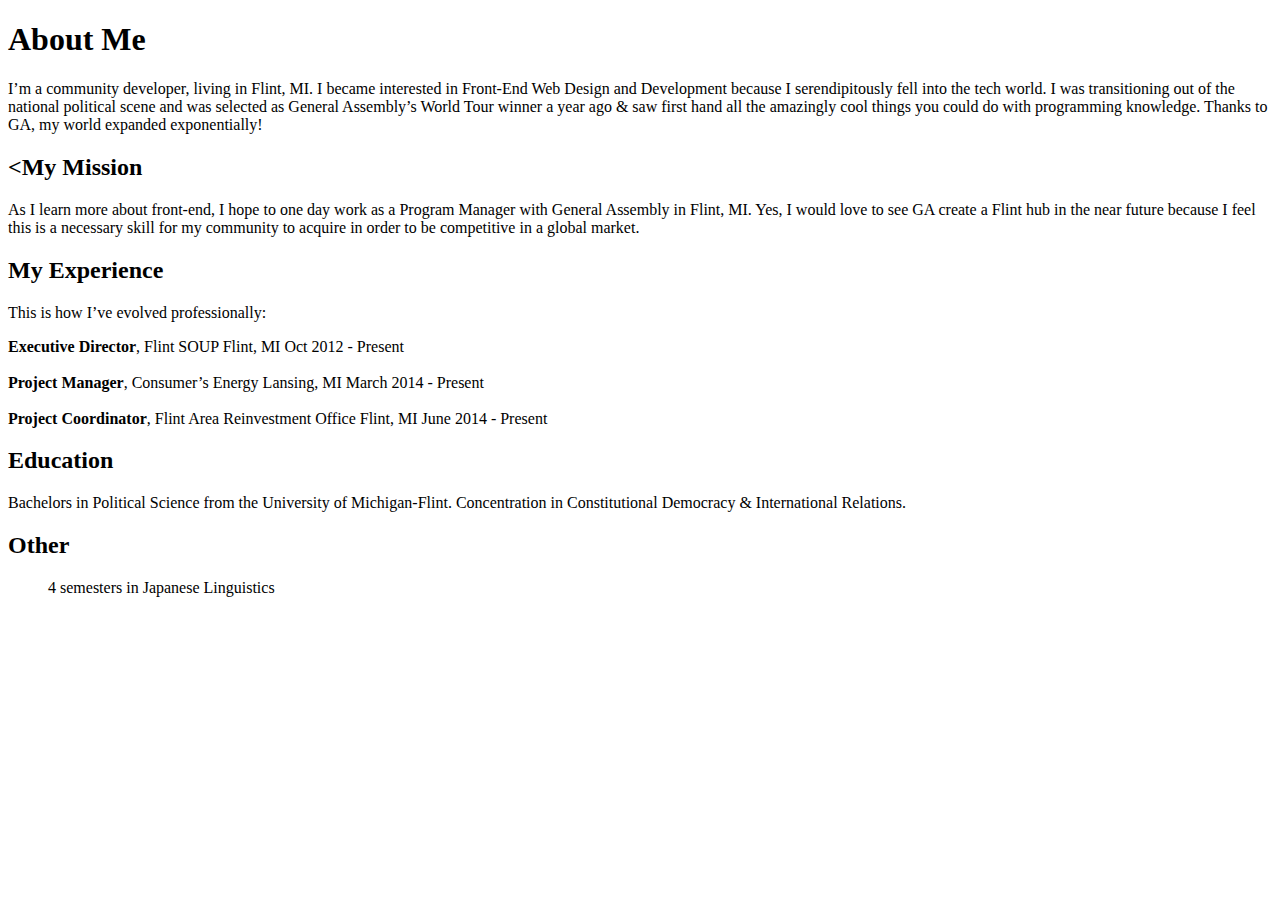
<file: index.html>
<!DOCTYPE html>
<html>
<head>
	<title> About Adrian </title>
	</head>
	<body>

<h1><strong>About Me</strong></h1>

<p>I’m a community developer, living in Flint, MI. I became interested in Front-End Web Design and Development because I serendipitously fell into the tech world. I was transitioning out of the national political scene and was selected as General Assembly’s World Tour winner a year ago & saw first hand all the amazingly cool things you could do with programming knowledge. Thanks to GA, my world expanded exponentially!</p>

<h2><<strong>My Mission</strong></h2>

<p>As I learn more about front-end, I hope to one day work as a Program Manager with General Assembly in Flint, MI. Yes, I would love to see GA create a Flint hub in the near future because I feel this is a necessary skill for my community to acquire in order to be competitive in a global market.</p>

<h2><strong>My Experience</strong></h2>

<p>This is how I’ve evolved professionally:</p>

<li><strong>Executive Director</strong>, Flint SOUP Flint, MI Oct 2012 - Present <li>
<li><strong>Project Manager</strong>, Consumer’s Energy Lansing, MI March 2014 - Present <li>
<li><strong>Project Coordinator</strong>, Flint Area Reinvestment Office Flint, MI June 2014 - Present<li>

<h2><strong>Education</strong></h2>

Bachelors in Political Science from the University of Michigan-Flint. Concentration in Constitutional Democracy & International Relations. 

<h2><strong>Other</strong></h2>

<ul>4 semesters in Japanese Linguistics</ul> 
	</body>

</html>
</file>
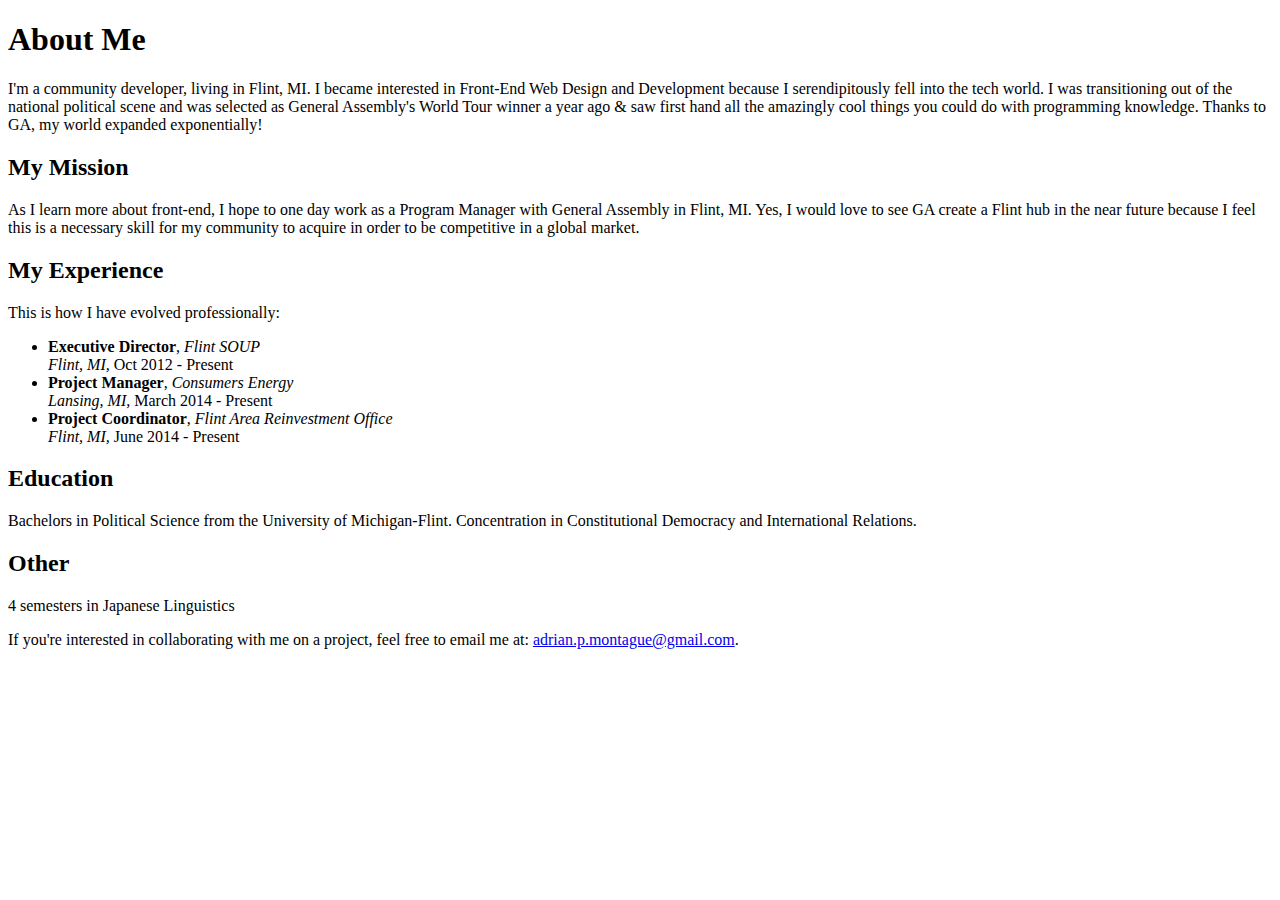
<file: Unit2/index.html>
<!DOCTYPE html>
<html>
<head>
	<title> About Adrian </title>
</head>
<body>

	<h1>About Me</h1>

	<p>I&#39m a community developer, living in Flint, MI. I became interested in Front-End Web Design and Development because I serendipitously fell into the tech world. I was transitioning out of the national political scene and was selected as General Assembly&#39s World Tour winner a year ago & saw first hand all the amazingly cool things you could do with programming knowledge. Thanks to GA, my world expanded exponentially!</p>

	<h2>My Mission</h2>

	<p>As I learn more about front-end, I hope to one day work as a Program Manager with General Assembly in Flint, MI. Yes, I would love to see GA create a Flint hub in the near future because I feel this is a necessary skill for my community to acquire in order to be competitive in a global market.</p>

	<h2>My Experience</h2>

	<p>This is how I have evolved professionally:</p>

<ul>
	<li><strong>Executive Director</strong>, <em>Flint SOUP <br> Flint, MI,</em> Oct 2012 - Present </li>
	<li><strong>Project Manager</strong>, <em>Consumers Energy <br> Lansing, MI,</em> March 2014 - Present </li>
	<li><strong>Project Coordinator</strong>, <em> Flint Area Reinvestment Office  <br> Flint, MI,</em> June 2014 - Present</li>
</ul>

<h2>Education</h2>

	<p>Bachelors in Political Science from the University of Michigan-Flint. Concentration in Constitutional Democracy and International Relations.</p>

<h2>Other</h2>

	<p>4 semesters in Japanese Linguistics</p>

	<p>If you&#39re interested in collaborating with me on a project, feel free to email me at: <a href="mailto:adrian.p.montague@gmail.com"target="_blank">adrian.p.montague@gmail.com</a>.

</body>

</html>
</file>
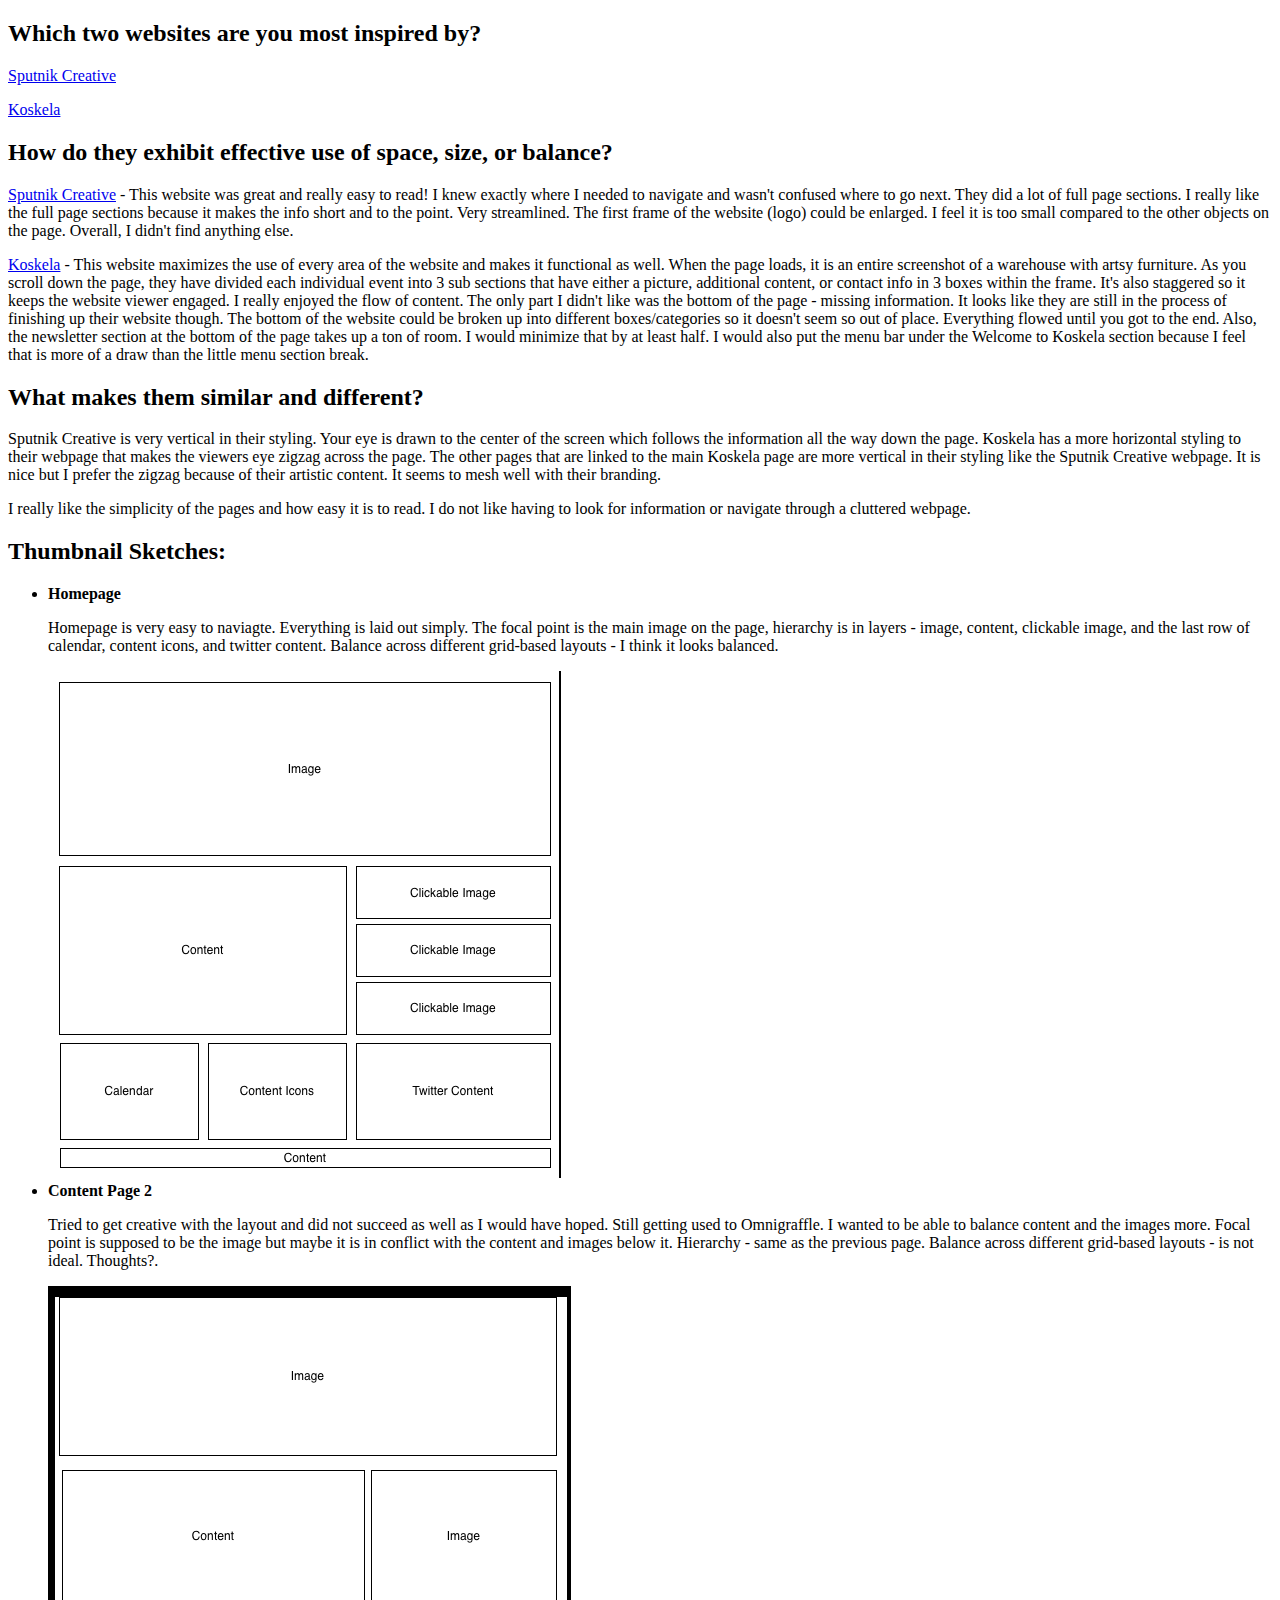
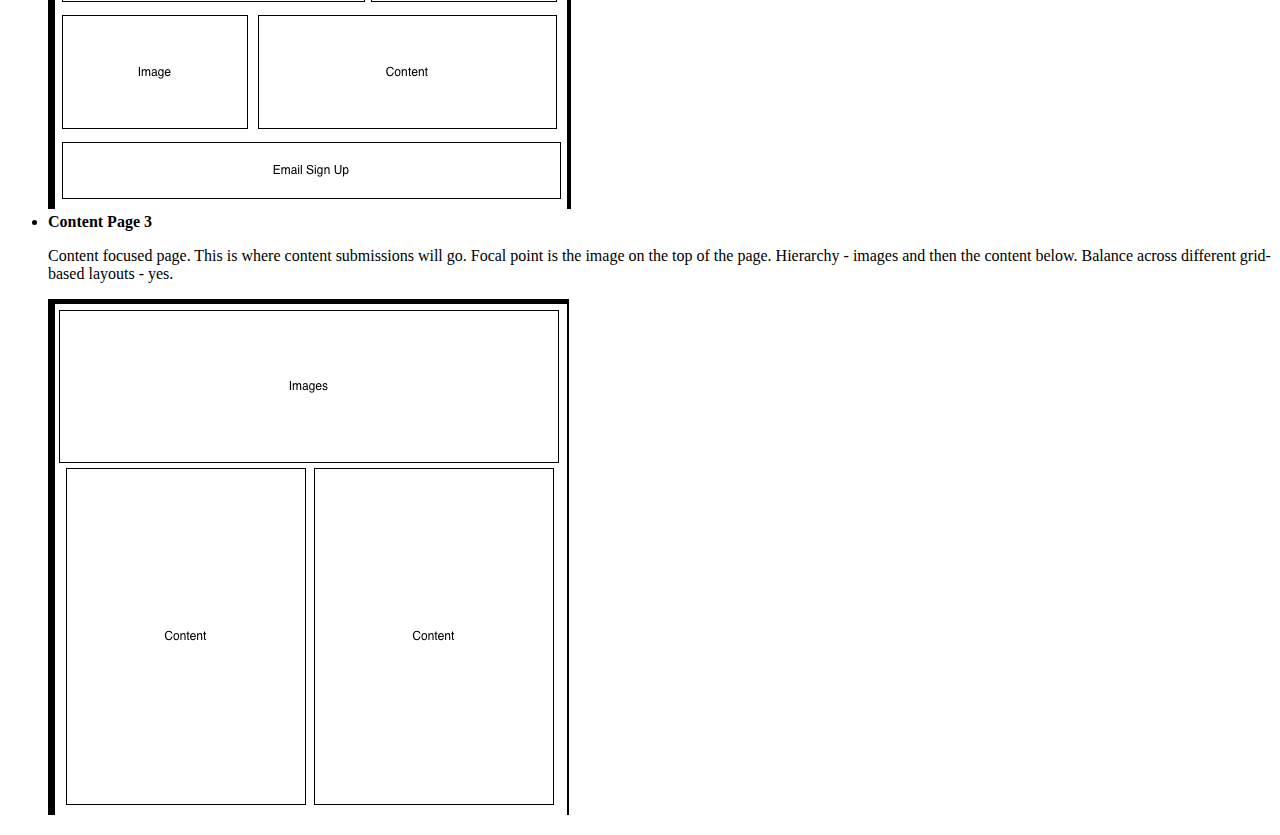
<file: about.html>
<!DOCTYPE html>
<html>
<head>
	<title>Design Challenge 1</title>
</head>
<body>
	<h2>Which two websites are you most inspired by?</h2>
	<p><a href="http://sputnikcreative.com/" target="_blank">Sputnik Creative</a></p>
	<p><a href="http://www.koskela.com.au/" target="_blank">Koskela</a></p>

	<h2>How do they exhibit effective use of space, size, or balance?</h2>
	<p><a href="http://sputnikcreative.com/" target="_blank">Sputnik Creative</a> - This website was great and really easy to read! I knew exactly where I needed to navigate and wasn&#39t confused where to go next. They did a lot of full page sections. I really like the full page sections because it makes the info short and to the point. Very streamlined. The first frame of the website (logo) could be enlarged. I feel it is too small compared to the other objects on the page. Overall, I didn&#39t find anything else.</p> 
	<p><a href="http://www.koskela.com.au/" target="_blank">Koskela</a> - This website maximizes the use of every area of the website and makes it functional as well. When the page loads, it is an entire screenshot of a warehouse with artsy furniture. As you scroll down the page, they have divided each individual event into 3 sub sections that have either a picture, additional content, or contact info in 3 boxes within the frame. It&#39s also staggered so it keeps the website viewer engaged. I really enjoyed the flow of content. The only part I didn&#39t like was the bottom of the page - missing information. It looks like they are still in the process of finishing up their website though. The bottom of the website could be broken up into different boxes/categories so it doesn&#39t seem so out of place. Everything flowed until you got to the end. Also, the newsletter section at the bottom of the page takes up a ton of room. I would minimize that by at least half. I would also put the menu bar under the Welcome to Koskela section because I feel that is more of a draw than the little menu section break.</p>

	<h2>What makes them similar and different?</h2>
	<p>Sputnik Creative is very vertical in their styling. Your eye is drawn to the center of the screen which follows the information all the way down the page. Koskela has a more horizontal styling to their webpage that makes the viewers eye zigzag across the page. The other pages that are linked to the main Koskela page are more vertical in their styling like the Sputnik Creative webpage. It is nice but I prefer the zigzag because of their artistic content. It seems to mesh well with their branding.</p>
	<p>I really like the simplicity of the pages and how easy it is to read. I do not like having to look for information or navigate through a cluttered webpage.</p>

	<h2>Thumbnail Sketches:</h2>
	<ul>
		<li><strong>Homepage</strong><br>
			<p>Homepage is very easy to naviagte. Everything is laid out simply.  The focal point is the main image on the page, hierarchy is in layers - image, content, clickable image, and the last row of calendar, content icons, and twitter content. Balance across different grid-based layouts - I think it looks balanced.</p>
			<img src="images/image1.bmp"></li>
		<li><strong>Content Page 2</strong><br> 
			<p>Tried to get creative with the layout and did not succeed as well as I would have hoped. Still getting used to Omnigraffle. I wanted to be able to balance content and the images more.  Focal point is supposed to be the image but maybe it is in conflict with the content and images below it. Hierarchy - same as the previous page. Balance across different grid-based layouts - is not ideal. Thoughts?.</p>
			<img src="images/Image2.bmp"></li>
		<li><strong>Content Page 3</strong><br>
			<p>Content focused page. This is where content submissions will go.  Focal point is the image on the top of the page. Hierarchy - images and then the content below. Balance across different grid-based layouts - yes.</p>
			<img src="images/Image3.bmp"></li>
	</ul>
</body>
</html>
</file>
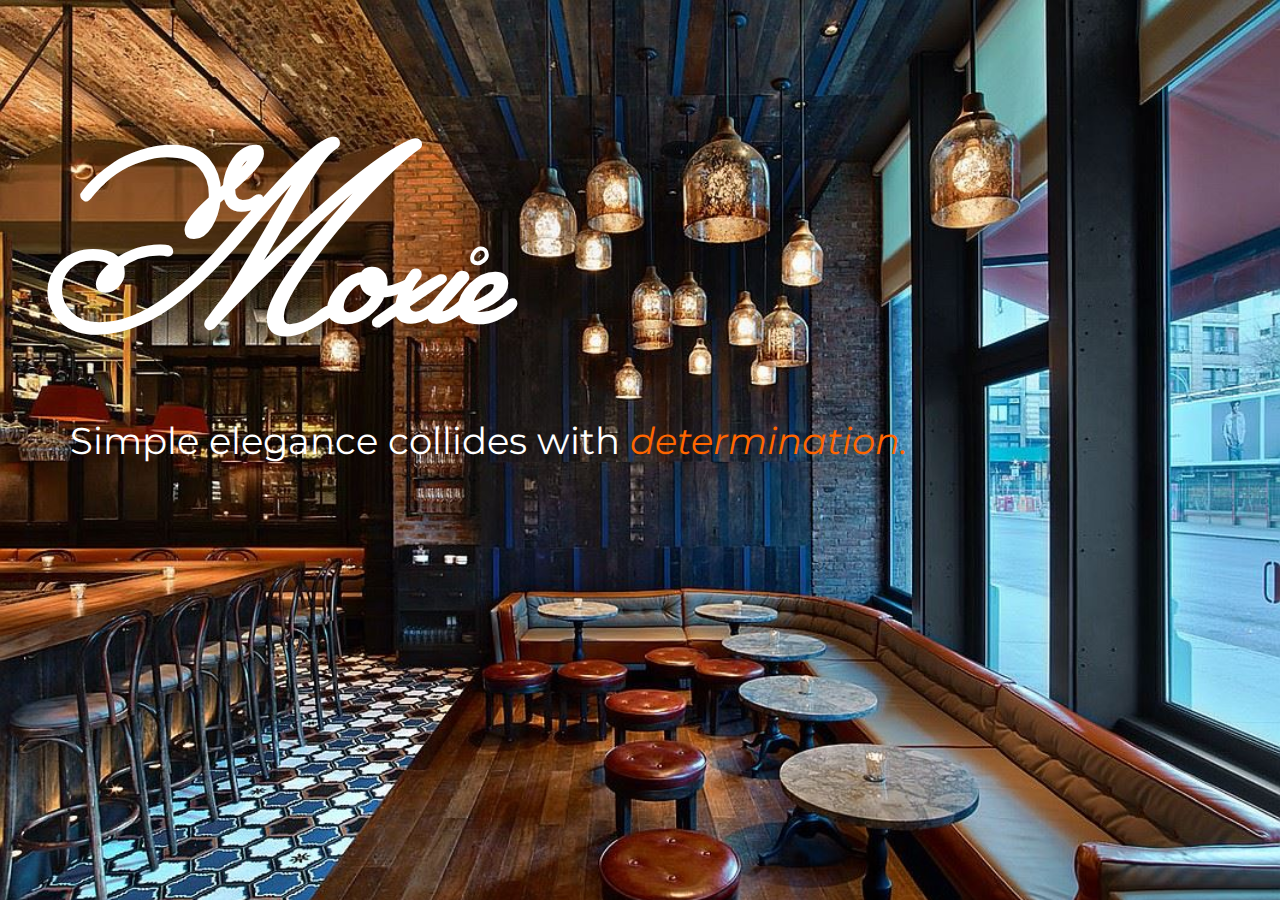
<file: Moxie.html>
<!DOCTYPE HTML>
<html>
  
<head>
	<title>Moxie</title>
	    <link rel="stylesheet" type="text/css" href="moxie.css"> 
      <link href='http://fonts.googleapis.com/css?family=Miss+Fajardose' rel='stylesheet' type='text/css'>
      <link href='http://fonts.googleapis.com/css?family=Montserrat' rel='stylesheet' type='text/css'>

</head>
  
<body>
  	<h1>Moxie</h1>
  	 <p>Simple elegance collides with <em><span style="color: #FF6600;">determination.</span></em></p>
    </section>


</body>
  
</html>
</file>
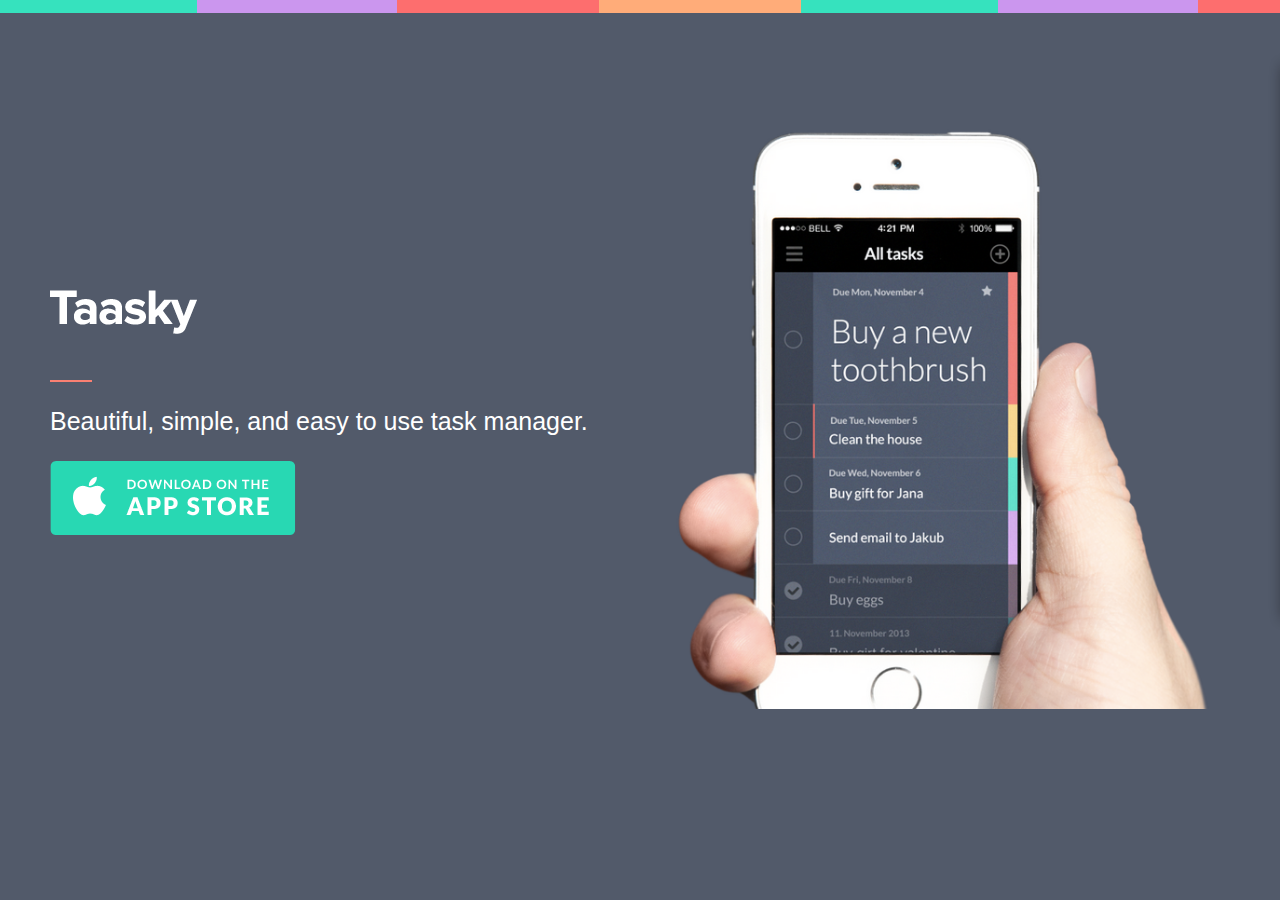
<file: Unit3/TaaskyHomepageProject.html>
<!DOCTYPE HTML>
<html>
  
<head>
	<title>Taasky Homepage</title>
	<link rel="stylesheet" type="text/css" href="style.css" />
</head>
  
<body>
 
 	<div class="headertop"></div>
  	<section class="wrapper">
  		<h1><img src="images/logo-taasky.png" alt="Taasky Logo"></h1>
  		<hr>
		<p>Beautiful, simple, and easy to use task manager.</p>
		<img src="images/btn_store.png" alt="Link to Taasky iTunes appstore page">
	</section>


</body>
  
</html>
</file>
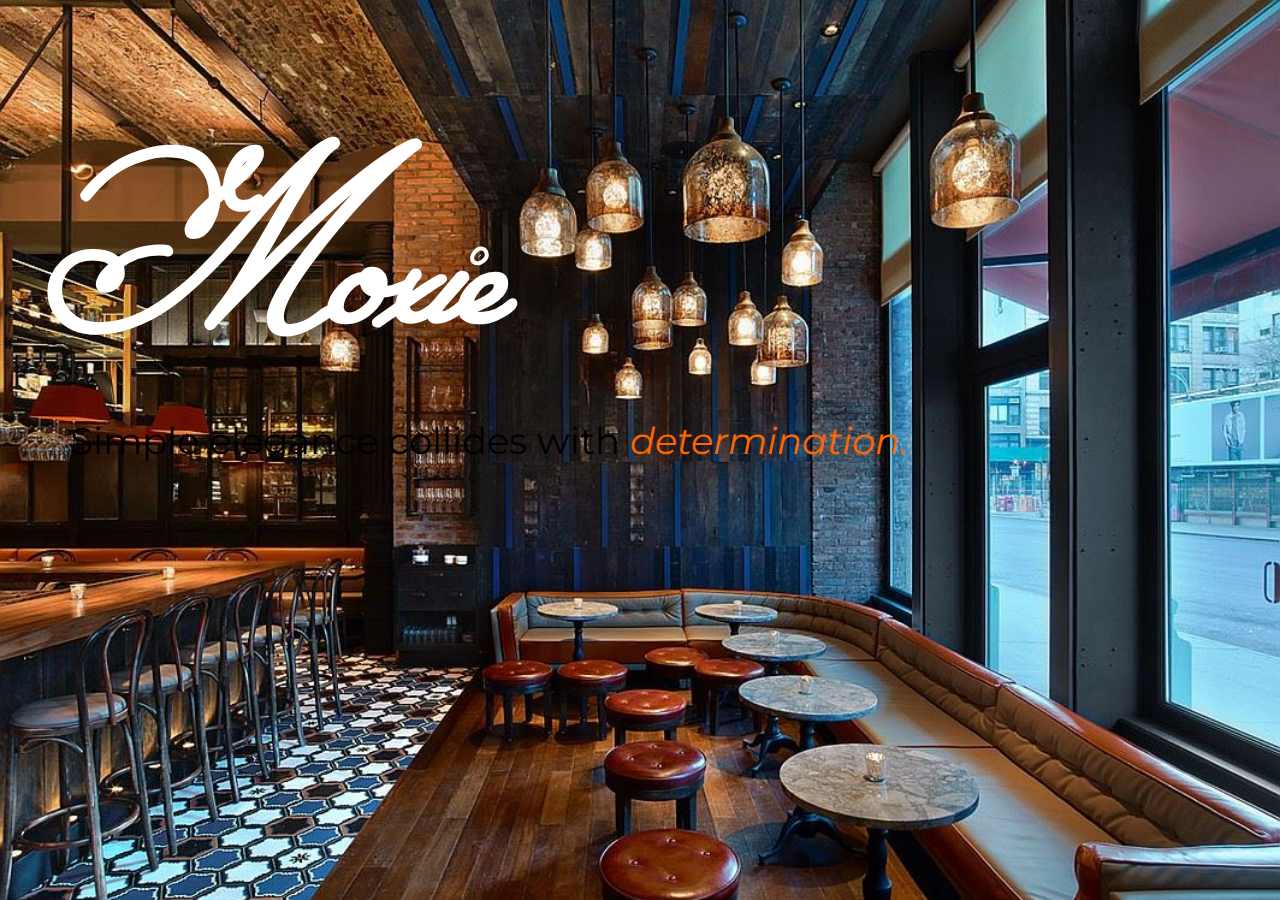
<file: Unit4/Moxie.html>
<!DOCTYPE HTML>
<html>
  
<head>
	<title>Moxie</title>
	<link rel="stylesheet" type="text/css" href="moxie.css"> 
	<link href='http://fonts.googleapis.com/css?family=Miss+Fajardose' rel='stylesheet' type='text/css'>
	<link href='http://fonts.googleapis.com/css?family=Montserrat' rel='stylesheet' type='text/css'>

</head>
  
<body>
  	<h1>Moxie</h1>
  	<p>Simple elegance collides with <em><span>determination.</span></em></p>
</body>
  
</html>
</file>
<file: moxie.css>
* { margin:0; padding:0; box-sizing:border-box; }
body { 
	background-image: url('images/moxie4.jpg');
	background-size: cover; 
	font-family:'Montserrat', serif;
	font-size: 48px;
}

p {
	color: #FFF;
	font-size: 37px;
	margin:0 0 0 70px;
}

h1 {
	font-family:'Miss Fajardose', cursive;
	font-size: 255px;
	color: #fff;
	margin:100px 0 0 45px;
}
span { color:#f60; }
</file>
<file: Unit3/style.css>
body { 
	margin: 0;
	padding:0;
	font-size: 25px;
	font-family:arial, sans-serif;
	background: url("images/background.jpg");
	color: #fff;
	background-repeat: no-repeat;
	background-size: cover;
	background-color: #525a6a;
}
.wrapper {
	margin: 275px 0 0 50px;
}
hr {
	margin: 0 ;
	width: 40px;
	border:1px #FA8072 solid;
}
.headertop {
	background: url("images/stripes.png") repeat-x;
	height: 13px;
	width: 100%;
}
</file>
<file: Unit4/moxie.css>
* { margin:0; padding:0; box-sizing:border-box; }
body { 
	background-image: url('images/moxie4.jpg');
	background-size: cover; 
	font-family:'Montserrat', serif;
	font-size: 48px;
}

p {
<<<<<<< HEAD:Unit4/moxie.css
color: #FFF;
font-size: 37px;
margin-left: 125px;
=======
	color: #FFF;
	font-size: 37px;
	margin:0 0 0 70px;
>>>>>>> FETCH_HEAD:moxie.css
}

h1 {
	font-family:'Miss Fajardose', cursive;
	font-size: 255px;
	color: #fff;
	margin:100px 0 0 45px;
}
span { color:#f60; }
</file>
